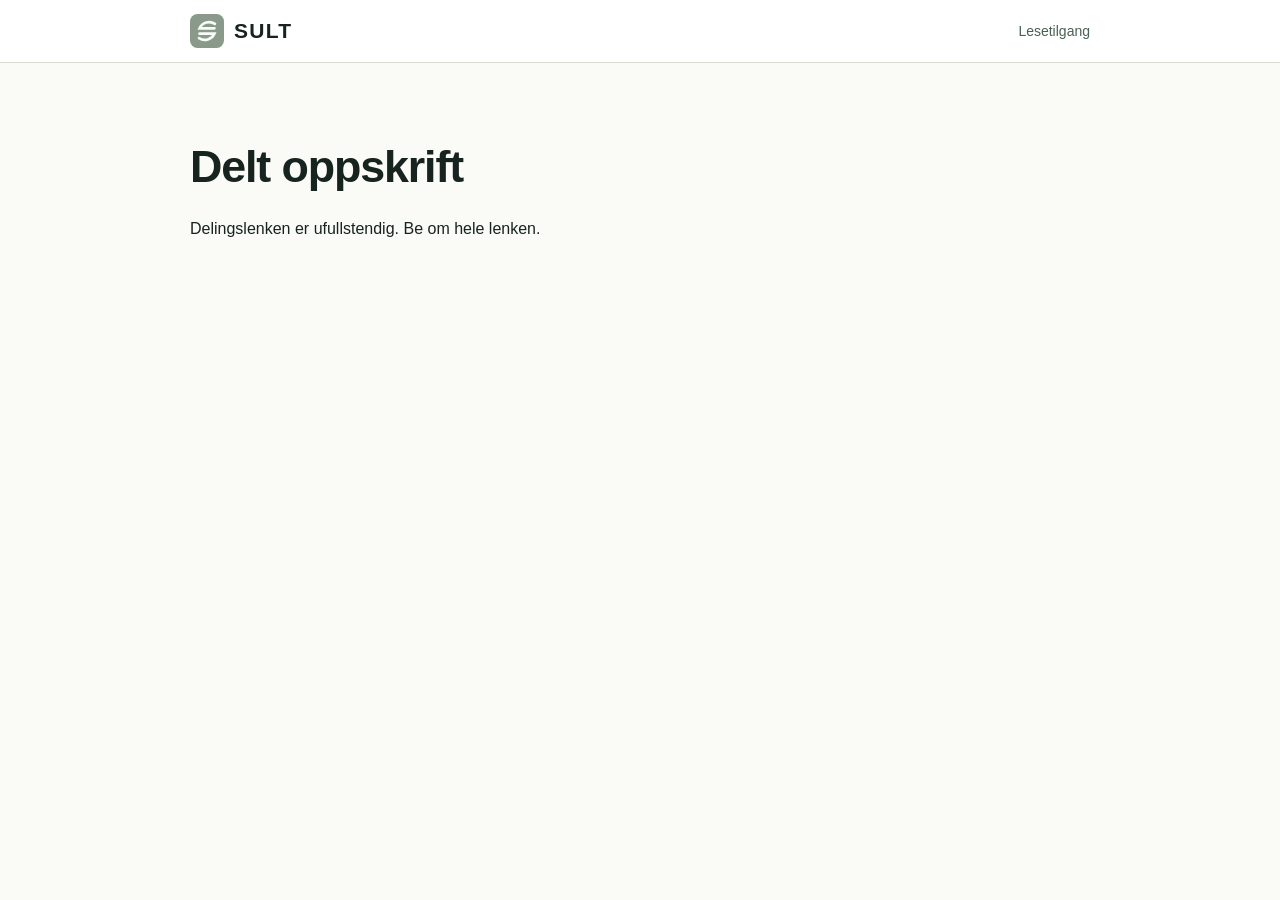
<file: delt.html>
<!doctype html>
<html lang="no"><head>
  <meta charset="utf-8"><meta name="viewport" content="width=device-width,initial-scale=1">
  <meta name="robots" content="noindex,nofollow"><meta name="referrer" content="no-referrer">
  <title>Delte oppskrifter · SULT</title>
  <link rel="icon" href="/assets/sult-symbol-sage.svg"><link rel="stylesheet" href="/styles.css?v=58">
  <link rel="stylesheet" href="/delt.css?v=1"><script defer src="/recipe-video.js?v=2"></script><script defer src="/delt.js?v=2"></script>
</head><body class="shared-page">
  <header class="shared-header"><div><img src="/assets/sult-symbol-sage.svg" width="34" height="34" alt="">SULT</div><span>Lesetilgang</span></header>
  <main class="shared-main">
    <button id="back" class="ghost" type="button" hidden>← Oppskriftslisten</button>
    <h1 id="title" tabindex="-1">Delte oppskrifter</h1>
    <div id="browse" hidden>
      <div class="shared-filters">
        <label>Søk<input id="search" type="search" placeholder="Navn, kategori eller tag"></label>
        <label>Kategori<select id="category"><option value="">Alle kategorier</option></select></label>
        <label>Sorter etter<select id="sort"><option value="name">Navn A–Å</option><option value="category">Kategori</option></select></label>
      </div>
      <p id="count" class="hint" role="status"></p><div id="results"></div>
    </div>
    <p id="status" role="status">Henter oppskrifter …</p>
    <article id="detail" hidden></article>
  </main>
</body></html>
</file>
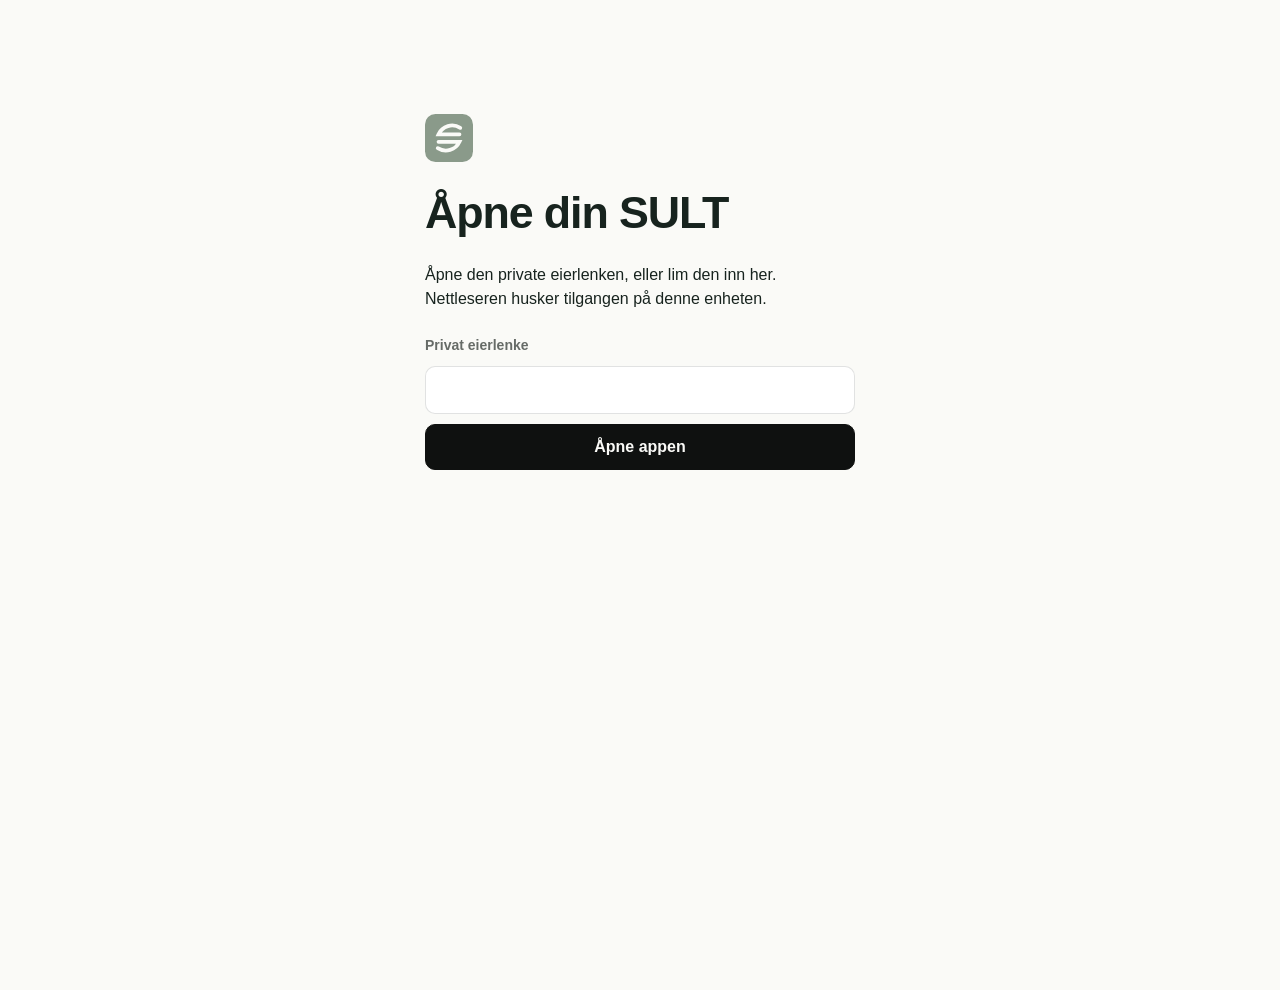
<file: eier.html>
<!doctype html>
<html lang="no"><head>
  <meta charset="utf-8"><meta name="viewport" content="width=device-width,initial-scale=1">
  <meta name="robots" content="noindex,nofollow"><meta name="referrer" content="no-referrer">
  <title>Eiertilgang · SULT</title>
  <link rel="icon" href="/assets/sult-symbol-sage.svg"><link rel="stylesheet" href="/styles.css?v=58">
  <link rel="stylesheet" href="/delt.css?v=1"><script defer src="/eier.js?v=1"></script>
</head><body class="shared-page">
  <main class="owner-entry"><img src="/assets/sult-symbol-sage.svg" width="48" height="48" alt="SULT">
    <h1>Åpne din SULT</h1>
    <p>Åpne den private eierlenken, eller lim den inn her. Nettleseren husker tilgangen på denne enheten.</p>
    <form id="ownerForm"><label for="ownerLink">Privat eierlenke</label>
      <input id="ownerLink" type="password" autocomplete="off" required spellcheck="false">
      <button class="primary">Åpne appen</button>
    </form><p role="status" id="ownerStatus"></p>
  </main>
</body></html>
</file>
<file: styles.css>
:root {
  color-scheme: light;
  --canvas:#FAFAF7; --surface:#FFFFFF; --ink:#0F1110; --sage:#8A9A8A; --mist:#D9DCCF;
  --tomato:#E9483C; --muted:#666B67; --subtle:#858A86; --border:rgba(15,17,16,.12);
  --success:#526D59; --warning:#8A6429; --danger:var(--tomato);
  --bg:var(--canvas); --text:var(--ink); --text-soft:var(--muted); --primary:var(--ink);
  --primary-strong:#292C2A; --primary-soft:#EEF0E9; --surface-soft:#F2F2ED; --surface-tint:#EEF0E9;
  --radius-control:10px; --radius-card:16px; --radius-sheet:22px; --radius-pill:999px;
  --radius-sm:var(--radius-control); --radius-md:var(--radius-card); --radius-lg:var(--radius-card); --radius-image:var(--radius-card);
  --shadow-sm:0 1px 2px rgba(15,17,16,.04); --shadow-md:0 16px 50px rgba(15,17,16,.10);
  --space-1:4px; --space-2:8px; --space-3:12px; --space-4:16px; --space-5:20px; --space-6:24px;
  --space-8:32px; --space-10:40px; --space-12:48px; --control-compact:36px; --control-height:46px; --nav-height:64px; --safe-top:env(safe-area-inset-top,0px); --safe-bottom:env(safe-area-inset-bottom,0px);
  --ease:180ms cubic-bezier(.2,.8,.2,1);
  font-family:-apple-system,BlinkMacSystemFont,"SF Pro Text","Helvetica Neue","Segoe UI",sans-serif;
}
*{box-sizing:border-box} html{background:var(--canvas);scroll-behavior:smooth} body{margin:0;min-width:320px;min-height:100svh;background:var(--canvas);color:var(--ink);font-size:16px;line-height:1.5;-webkit-font-smoothing:antialiased;overflow-x:clip}
.visually-hidden{position:absolute!important;width:1px!important;height:1px!important;padding:0!important;margin:-1px!important;overflow:hidden!important;clip:rect(0,0,0,0)!important;white-space:nowrap!important;border:0!important}
button,input,textarea,select{font:inherit} button,a,input,textarea,select{-webkit-tap-highlight-color:transparent} button{touch-action:manipulation} img{max-width:100%}
h1,h2,h3,p{margin-top:0} h1{margin:0;font-size:20px;line-height:1;letter-spacing:.26em;font-weight:680} h2{margin-bottom:6px;font-size:clamp(26px,5vw,34px);line-height:1.08;letter-spacing:-.035em;font-weight:640} h3{margin-bottom:0;font-size:17px;line-height:1.25;letter-spacing:-.015em;font-weight:630}
a{color:var(--ink);text-underline-offset:3px;text-decoration-thickness:1px}
.app-header{width:min(100% - 40px,1120px);min-height:76px;margin:0 auto;padding:calc(14px + var(--safe-top)) 0 12px;display:flex;align-items:center;justify-content:space-between;gap:16px;border-bottom:1px solid rgba(15,17,16,.08)}
.brand{display:flex;align-items:center;gap:11px;min-width:0}.brand-mark{width:34px;height:34px;display:block;border-radius:9px}.brand p{margin:4px 0 0;color:var(--muted);font-size:11px;letter-spacing:.01em}.header-actions{display:flex;align-items:center}
.live-status{display:inline-flex;align-items:center;gap:6px;padding:6px 0;color:var(--success);font-size:12px;font-weight:600}.live-status.syncing{color:var(--warning)}.live-status.error{color:var(--danger)}
main{width:min(100% - 40px,1120px);margin:0 auto;padding:24px 0 calc(var(--nav-height) + var(--safe-bottom) + 40px)}
.view{display:none;animation:view-in var(--ease) both}.view.active{display:grid;gap:24px}@keyframes view-in{from{opacity:0;transform:translateY(3px)}}
.screen-intro{padding:12px 0 0}.section-title{display:flex;align-items:flex-start;justify-content:space-between;gap:24px}.section-title>div{min-width:0}.hint{margin:0;color:var(--muted);font-size:14px}.small-hint{font-size:13px}.eyebrow{margin:0 0 7px;color:var(--sage);font-size:11px;font-weight:750;letter-spacing:.14em;text-transform:uppercase}
.card{padding:0;border:0;border-radius:0;background:transparent;box-shadow:none}.card+.card{padding-top:24px;border-top:1px solid rgba(15,17,16,.08)}.accent-card,.inspiration-card,.hero-card{padding:20px;border:0;border-radius:var(--radius-card);background:var(--primary-soft)}
.period-grid{margin-top:24px;display:grid;grid-template-columns:repeat(2,minmax(0,1fr)) auto;align-items:end;gap:14px}.period-grid>*{min-width:0}.period-grid label{gap:7px;min-width:0}.period-grid input[type="date"]{display:block;width:100%;max-width:100%;min-width:0;height:54px;min-height:54px;box-sizing:border-box;font-variant-numeric:tabular-nums}.period-grid>button{min-height:44px;padding-inline:14px}
label{display:grid;gap:7px;color:var(--muted);font-size:13px;font-weight:600} input,textarea,select{width:100%;min-height:46px;padding:11px 13px;border:1px solid var(--border);border-radius:var(--radius-sm);outline:none;background:var(--surface);color:var(--ink);transition:border-color var(--ease),box-shadow var(--ease),background var(--ease)} textarea{resize:vertical;line-height:1.5} input::placeholder,textarea::placeholder{color:#929793} input:focus,textarea:focus,select:focus{border-color:var(--sage);box-shadow:0 0 0 3px rgba(138,154,138,.18)} input:disabled{background:var(--surface-soft)}.date-weekday{min-height:17px;color:var(--muted);font-size:12px;font-weight:500}
button,.button-link{min-height:44px;padding:10px 16px;border:1px solid var(--ink);border-radius:var(--radius-sm);background:var(--ink);color:var(--canvas);font-weight:650;cursor:pointer;text-decoration:none;transition:transform var(--ease),background var(--ease),color var(--ease),opacity var(--ease)}button:hover,.button-link:hover{background:#292C2A}button:active{transform:scale(.98)}button:focus-visible,a:focus-visible,input:focus-visible,textarea:focus-visible,select:focus-visible{outline:3px solid rgba(138,154,138,.45);outline-offset:2px}button:disabled{cursor:wait;opacity:.5}.primary{background:var(--ink);color:var(--canvas)}
.ghost,.mini-action,.button-link.ghost{border-color:var(--border);background:transparent;color:var(--ink)}.ghost:hover,.mini-action:hover,.button-link.ghost:hover{background:var(--surface-soft)}.danger-subtle{color:var(--danger)}.text-button,.link-button{min-height:36px;padding:6px 8px;border:0;background:transparent;color:var(--ink);font-size:13px}.text-button:hover,.link-button:hover{background:var(--surface-soft)}
.pill,.tag,.merged-badge,.pantry-status{display:inline-flex;align-items:center;border-radius:999px;background:var(--surface-soft);color:var(--muted);font-size:12px;font-weight:600}.pill{padding:6px 10px}.tag,.merged-badge,.pantry-status{padding:4px 8px}.filter-chips{display:flex;gap:7px;overflow-x:auto;padding:0 0 14px;scrollbar-width:none}.filter-chip{min-height:36px;padding:7px 12px;border:1px solid var(--border);border-radius:999px;background:transparent;color:var(--muted);font-size:13px;white-space:nowrap}.filter-chip.active{border-color:transparent;background:var(--mist);color:var(--ink)}
.smart-card label{margin-top:16px}.smart-card .primary{margin-top:12px}.day-rows{display:grid;gap:14px;margin-top:18px}.day-row{min-width:0;padding:18px;border:1px solid rgba(15,17,16,.06);border-radius:var(--radius-lg);background:#F4F5F0}.day-row.is-today{border-color:rgba(138,154,138,.42);background:#F0F2EC}.day-head-v16{display:flex;align-items:center;justify-content:space-between;gap:12px;margin-bottom:12px}.day-heading{display:flex;align-items:baseline;gap:9px;min-width:0}.day-head-v16 h3{text-transform:none;font-size:17px;letter-spacing:-.01em}.today-label{color:var(--sage);font-size:11px;font-weight:700;letter-spacing:.08em;text-transform:uppercase}.day-head-v16 button{min-height:38px;padding:7px 11px;font-size:13px}.day-manual-row{display:grid;grid-template-columns:minmax(0,1fr) auto;gap:8px}.day-manual-row button{min-width:76px}.plan-actions,.plan-serving-actions{display:flex;gap:7px;align-items:center;flex-wrap:wrap}.day-actions-row button,.mini-action,.remove-btn{min-height:34px;padding:5px 9px;font-size:12px}.day-items{display:grid;gap:4px}.day-empty-state{padding:7px 2px 0;text-align:left;font-size:13px}.day-clear{justify-self:end;margin-top:3px}.plan-item{display:flex;align-items:center;justify-content:space-between;gap:16px;padding:12px 0}.plan-item-title{font-size:15px;font-weight:620}.plan-item-meta{margin-top:3px;color:var(--muted);font-size:12px}.remove-btn{width:34px;padding:0;border:0;border-radius:50%;background:transparent;color:var(--muted);font-size:20px}.remove-btn:hover{background:rgba(233,72,60,.08);color:var(--danger)}.missing-plan-item{color:var(--muted)}
.empty-state{padding:32px 16px;color:var(--muted);text-align:center;font-size:14px}.empty-state strong{display:block;margin-bottom:6px;color:var(--ink);font-size:18px}.empty-state p{margin:0 0 16px}.week-overview{display:grid;margin-top:14px}.week-overview-row{display:grid;grid-template-columns:minmax(110px,.34fr) 1fr;gap:16px;align-items:center;padding:14px 0;border-bottom:1px solid var(--border)}.week-overview-row:last-child{border-bottom:0}.week-overview-day{color:var(--muted);font-size:12px;text-transform:uppercase;letter-spacing:.08em}.week-overview-items{display:flex;flex-wrap:wrap;gap:7px}.week-chip{min-height:34px;padding:6px 10px;border-color:transparent;border-radius:999px;background:var(--primary-soft);color:var(--ink);font-size:13px}.week-chip.manual{background:var(--surface-soft)}.week-chip.missing{color:var(--danger)}
.shopping-view{max-width:760px;margin-inline:auto}.shopping-shell{background:transparent}.shopping-composer{position:sticky;top:0;z-index:3;display:grid;grid-template-columns:auto minmax(0,1fr) auto auto;align-items:center;gap:8px;padding:8px 0 14px;border-bottom:1px solid var(--border);background:rgba(250,250,247,.94);backdrop-filter:blur(18px)}.composer-plus{display:grid;place-items:center;width:30px;height:30px;border-radius:50%;background:var(--mist);color:var(--ink);font-size:22px}.shopping-composer input{border:0;background:transparent;box-shadow:none;font-size:16px}.shopping-composer select{width:150px;min-height:38px;background:var(--surface-soft);font-size:12px}.composer-submit{min-height:38px;font-size:12px}.shopping-toolbar{display:flex;align-items:center;justify-content:space-between;min-height:48px;border-bottom:1px solid var(--border)}.save-status{color:var(--muted);font-size:12px}.save-status.pending{color:var(--warning)}.save-status.error{color:var(--danger)}.shopping-list{padding-top:8px}.shopping-summary{color:var(--muted);font-size:13px}.shopping-category,.category{padding:10px 0;border-bottom:1px solid var(--border)}.category-toggle,.category-head{width:100%;display:flex;align-items:center;justify-content:space-between;gap:12px}.category-toggle{padding:8px 0;border:0;background:transparent;color:var(--ink);text-align:left}.category-count{color:var(--muted);font-size:12px}.category-items{padding-bottom:4px}.shopping-row{position:relative;display:grid;grid-template-columns:34px minmax(0,1fr) auto;align-items:center;gap:8px;min-height:50px;padding:4px 0}.shopping-row+.shopping-row{border-top:1px solid rgba(15,17,16,.06)}.shopping-check{appearance:none;width:25px;height:25px;min-width:25px;min-height:25px;aspect-ratio:1;padding:0;margin:0;justify-self:center;border:1.5px solid #8D938E;border-radius:50%;background:var(--surface);cursor:pointer}.shopping-check:checked{border-color:var(--sage);background:var(--sage)}.shopping-check:checked::after{content:"✓";display:grid;place-items:center;height:100%;color:white;font-size:14px;font-weight:800}.shopping-item-main{min-width:0}.shopping-item-text{width:100%;min-height:38px;padding:7px 4px;border:0;background:transparent;color:var(--ink);text-align:left;font-weight:520}.shopping-row.done{opacity:.55}.shopping-row.done .shopping-item-text{text-decoration:line-through}.shopping-source{display:block;margin:-3px 4px 5px;color:var(--muted);font-size:11px;overflow:hidden;text-overflow:ellipsis;white-space:nowrap}.shopping-more{width:36px;min-height:36px;padding:0;border:0;border-radius:50%;background:transparent;color:var(--muted);font-size:19px}.shopping-actions{position:absolute;right:0;top:43px;z-index:5;display:none;padding:5px;border:1px solid var(--border);border-radius:var(--radius-sm);background:white;box-shadow:var(--shadow-md)}.shopping-row.actions-open .shopping-actions{display:block}.shopping-delete{min-height:36px;background:transparent;color:var(--danger)}.completed-section{margin-top:10px;border-top:1px solid var(--border)}.completed-head{display:flex;align-items:center;justify-content:space-between;padding-top:10px}.completed-toggle{flex:1;border:0;background:transparent;color:var(--muted);text-align:left}.completed-items[hidden],.category-items[hidden]{display:none}
.view,.card,.recipe-toolbar,.recipe-results{min-width:0;max-width:100%}.recipe-toolbar{display:grid;grid-template-columns:minmax(0,1fr) 190px 190px;gap:10px;margin:20px 0 12px}.recipe-toolbar>*{min-width:0;max-width:100%}.recipe-results{display:grid;grid-template-columns:repeat(3,minmax(0,1fr));gap:28px 16px}.recipe-card{position:relative;min-width:0;max-width:100%;display:block;background:transparent;cursor:pointer;overflow:hidden}.recipe-card:hover .recipe-thumb{opacity:.92}.recipe-thumb{position:relative;width:100%;aspect-ratio:4/3;overflow:hidden;border-radius:var(--radius-image);background:var(--mist);display:grid;place-items:center}.recipe-thumb img{width:100%;height:100%;object-fit:cover}.recipe-thumb img.recipe-placeholder-symbol{width:58px;height:58px;object-fit:contain;opacity:.22}.recipe-help-placeholder img{width:32px;height:32px;opacity:.22}.recipe-card-copy{min-width:0;padding:12px 1px 0}.recipe-topline{display:flex;align-items:flex-start;justify-content:space-between;gap:8px}.recipe-card strong{display:block;font-size:17px;line-height:1.25;letter-spacing:-.015em;overflow-wrap:anywhere}.recipe-meta{margin-top:5px;color:var(--muted);font-size:12px;overflow:hidden;text-overflow:ellipsis;white-space:nowrap}.recipe-tags{display:flex;flex-wrap:wrap;gap:4px;margin-top:8px}.recipe-card .recipe-tags,.recipe-card .pantry-status,.recipe-card>.compact-action{display:none}.favorite-btn{width:44px;min-width:44px;height:44px;padding:0;border:0;border-radius:50%;background:transparent;color:var(--ink)}.favorite-icon{width:21px;height:21px;fill:none;stroke:currentColor;stroke-width:1.7;stroke-linecap:round;stroke-linejoin:round}.favorite-btn.active .favorite-icon{fill:var(--tomato);stroke:var(--tomato)}.recipe-card .favorite-btn{margin:-10px -10px 0 0}.favorite-btn:hover{background:var(--surface-soft)}.missing-ingredients{opacity:.82}.missing-ingredients-badge,.recipe-health-panel{color:var(--danger)}.recipe-health-panel,.recovery-inline-card{margin-bottom:18px;padding:16px;border-left:3px solid var(--tomato);background:#FFF4F1;font-size:14px}
.freezer-list,.freezer-recipe-suggestions{display:grid;gap:0;margin-top:14px}.freezer-category{padding:20px 0 4px}.freezer-category+.freezer-category{border-top:1px solid var(--border)}.freezer-category>h3{margin-bottom:6px;font-size:19px}.freezer-item{display:grid;grid-template-columns:minmax(0,1fr) auto;align-items:center;gap:16px;min-width:0;padding:13px 0;border-bottom:1px solid rgba(15,17,16,.07)}.freezer-item:last-child{border-bottom:0}.freezer-item-copy{min-width:0}.freezer-name{font-size:15px;font-weight:620;line-height:1.3;overflow-wrap:anywhere}.freezer-meta{margin-top:3px;color:var(--muted);font-size:12px}.freezer-item-actions{display:flex;align-items:center;gap:8px}.freezer-stepper{height:42px;display:grid;grid-template-columns:42px minmax(34px,auto) 42px;align-items:center;border:1px solid var(--border);border-radius:var(--radius-sm);background:var(--surface);overflow:hidden}.freezer-stepper button{width:42px;min-height:40px;padding:0;border:0;border-radius:0;background:transparent;color:var(--ink);font-size:20px}.freezer-stepper button:hover{background:var(--surface-soft)}.freezer-qty{min-width:34px;text-align:center;font-size:14px;font-weight:650;font-variant-numeric:tabular-nums}.freezer-remove{width:44px;height:44px;padding:0;display:grid;place-items:center;border:0;border-radius:50%;background:transparent;color:var(--muted)}.freezer-remove:hover{background:rgba(233,72,60,.08);color:var(--danger)}.freezer-remove svg{width:20px;height:20px;fill:none;stroke:currentColor;stroke-width:1.7;stroke-linecap:round;stroke-linejoin:round}.freezer-row,.freezer-suggestion-card,.use-first-card,.pantry-row,.recipe-help-row{padding:16px 0;border-bottom:1px solid var(--border);background:transparent}.freezer-row,.pantry-row,.recipe-help-row{display:flex;align-items:center;justify-content:space-between;gap:16px}.freezer-suggestion-actions,.inline-actions,.dialog-actions,.ocr-actions,.recipe-help-actions{display:flex;flex-wrap:wrap;gap:8px}.freezer-match-reason,.pantry-row p,.recipe-help-row p{margin:4px 0 0;color:var(--muted);font-size:13px}.use-first-list{display:flex;flex-wrap:wrap;gap:7px}.use-first-chip{padding:6px 10px;border-radius:999px;background:var(--surface-soft);font-size:12px}
.recipe-help-footer{display:flex;align-items:center;justify-content:space-between;gap:16px;padding-top:16px}
dialog{width:min(92vw,760px);max-height:min(90vh,900px);padding:0;border:1px solid var(--border);border-radius:var(--radius-lg);background:var(--surface);color:var(--ink);box-shadow:var(--shadow-md)}dialog::backdrop{background:rgba(15,17,16,.42);backdrop-filter:blur(4px)}.dialog-form{padding:clamp(20px,4vw,32px);display:grid;gap:16px;overflow:auto}.dialog-form .section-title{position:sticky;top:-32px;z-index:2;margin:-8px -4px 0;padding:12px 4px;background:rgba(255,255,255,.96);backdrop-filter:blur(12px)}.small-dialog{max-width:480px}.parsed-grid{display:grid;grid-template-columns:1fr 1fr;gap:16px}.import-progress{padding:12px;background:var(--surface-soft)}.import-progress-head{display:flex;justify-content:space-between;margin-bottom:8px;font-size:13px}.import-progress-track{height:6px;overflow:hidden;border-radius:999px;background:var(--mist)}.import-progress-track span{display:block;width:0;height:100%;background:var(--sage)}.field-warning,.serving-warning{display:block;padding:10px 12px;border-radius:var(--radius-sm);color:#7A4F18;background:#FFF4DE;font-size:12px}.recipe-hero-image{margin:-4px 0 24px}.recipe-hero-image img{width:100%;max-height:480px;aspect-ratio:16/10;object-fit:cover;border-radius:var(--radius-image)}#recipeDialogTitle{max-width:620px}.recipe-detail-section{margin-top:32px}.recipe-detail-section h3{padding-bottom:10px;border-bottom:1px solid var(--border);font-size:22px}.recipe-detail-section ul,.recipe-detail-section ol{padding-left:22px}.recipe-detail-section li{padding:5px 0}.source-link-inline{display:inline-flex;align-items:center;min-height:44px;padding:10px 4px;font-weight:650}.source-link-inline::before{content:"↗";margin-right:6px}.nutrition-panel{margin:28px 0;padding:20px 0;border-block:1px solid var(--border)}.nutrition-grid{display:grid;grid-template-columns:repeat(5,1fr);gap:8px;margin:14px 0}.nutrition-grid div{display:grid}.nutrition-grid span{color:var(--muted);font-size:11px}
.serving-picker{display:grid;gap:12px;margin:28px 0;padding:18px 0;border-block:1px solid var(--border)}.serving-stepper,.serving-quick-actions{display:flex;align-items:center;flex-wrap:wrap;gap:8px}.serving-stepper input{width:min(120px,40vw);text-align:center}.serving-quick-actions .ghost{min-width:42px;padding-inline:10px}.serving-scale-note{color:var(--muted);font-size:13px}
#appBottomNav{position:fixed;left:50%;bottom:0;z-index:50;width:min(100%,720px);height:calc(var(--nav-height) + var(--safe-bottom));padding:7px 8px calc(7px + var(--safe-bottom));display:grid;grid-template-columns:repeat(6,minmax(0,1fr));gap:2px;transform:translateX(-50%);border:1px solid var(--border);border-bottom:0;border-radius:14px 14px 0 0;background:rgba(255,255,255,.94);backdrop-filter:blur(20px)}#appBottomNav .nav-btn{min-width:0;min-height:52px;padding:5px 2px;display:flex;flex-direction:column;align-items:center;justify-content:center;gap:3px;border:0;border-radius:var(--radius-sm);background:transparent;color:var(--subtle);font-size:10px;font-weight:600}#appBottomNav .nav-btn:hover{background:var(--surface-soft);color:var(--ink)}#appBottomNav .nav-btn.active{background:transparent;color:var(--ink)}#appBottomNav .nav-btn.active::after{content:"";position:absolute;bottom:4px;width:18px;height:2px;border-radius:2px;background:var(--sage)}#appBottomNav .nav-btn{position:relative}.nav-icon{width:22px;height:22px;fill:none;stroke:currentColor;stroke-width:1.7;stroke-linecap:round;stroke-linejoin:round}
.recovery-stats{display:flex;flex-wrap:wrap;gap:8px;margin-top:18px}.recovery-stat{padding:7px 11px;border:1px solid var(--border);border-radius:999px;font-size:13px}.recovery-dashboard{display:grid;grid-template-columns:repeat(3,minmax(0,1fr));gap:12px}.recovery-card{padding:20px;border:1px solid var(--border);border-radius:var(--radius-md);background:var(--surface)}.recovery-card-icon{font-size:20px}.recovery-queue-item,.history-row,.recovery-diff-row{padding:14px 0;border-bottom:1px solid var(--border)}.queue-actions,.history-actions,.recovery-actions{display:flex;gap:8px;flex-wrap:wrap}.recovery-compare{display:grid;grid-template-columns:1fr 1fr;gap:16px}.recovery-pane{padding:16px;background:var(--surface-soft)}.recovery-image{max-height:280px;object-fit:cover}.recovery-url{overflow-wrap:anywhere}.recovery-progress-track{height:6px;background:var(--mist)}.recovery-progress-track span{display:block;height:100%;background:var(--sage)}.safety-note{padding:12px;border-left:3px solid var(--sage);background:var(--primary-soft);color:var(--muted);font-size:13px}.structured-ingredient-preview{display:grid;gap:8px}.structured-ingredient-row{display:grid;grid-template-columns:90px 90px minmax(150px,1fr) 150px;gap:8px}.structured-ingredient-row.uncertain{padding:8px;background:#FFF8E8}.ingredient-warning{grid-column:1/-1;color:var(--warning);font-size:12px}.pantry-composer{display:grid;grid-template-columns:2fr 1fr 1fr 1fr auto auto;gap:8px;align-items:end}.pantry-search{margin-top:12px}.pantry-status.ready{background:var(--primary-soft);color:var(--success)}.pantry-status.close{background:#FFF4DE;color:var(--warning)}.pantry-status.missing{background:#FFF0EC;color:#963D35}.pantry-detail{margin:12px 0}.quantity-stepper{display:flex;align-items:center;gap:8px}.quantity-stepper input{max-width:110px;text-align:center}progress{width:100%;accent-color:var(--sage)}.recipe-help-placeholder{width:52px;height:52px;display:grid;place-items:center;border-radius:var(--radius-sm);background:var(--mist)}
@media(max-width:800px){.recipe-results{grid-template-columns:repeat(2,minmax(0,1fr))}.recipe-toolbar{grid-template-columns:1fr 1fr}.recipe-toolbar #recipeSearch{grid-column:1/-1}.pantry-composer{grid-template-columns:2fr 1fr 1fr}.pantry-composer>*:nth-child(n+4){grid-column:span 1}.recovery-dashboard{grid-template-columns:1fr 1fr}}
@media(max-width:560px){.app-header,main{width:min(100% - 24px,1120px)}.app-header{min-height:82px;padding-top:calc(14px + env(safe-area-inset-top,0px))}.brand p{display:none}.live-status{font-size:0}.live-status::first-letter{font-size:12px}main{padding-top:18px}.view.active{gap:24px}.section-title{gap:12px}.section-title>button{flex:0 0 auto}.period-grid{grid-template-columns:1fr 1fr}.period-grid>button{grid-column:1/-1}.accent-card,.inspiration-card,.hero-card{padding:18px}.recipe-results{gap:24px 10px}.recipe-thumb{aspect-ratio:1/1}.recipe-card strong{font-size:15px}.recipe-meta{font-size:11px}.recipe-toolbar{grid-template-columns:1fr}.recipe-toolbar #recipeSearch{grid-column:auto}.shopping-composer{grid-template-columns:auto 1fr auto}.shopping-composer select{grid-column:2/-1;width:100%}.composer-submit{grid-column:3;grid-row:1}.week-overview-row{grid-template-columns:82px 1fr}.parsed-grid,.recovery-compare{grid-template-columns:1fr}.nutrition-grid{grid-template-columns:repeat(3,1fr)}.structured-ingredient-row{grid-template-columns:1fr 1fr}.structured-ingredient-row input:nth-child(3),.structured-ingredient-row select{grid-column:1/-1}.pantry-composer{grid-template-columns:1fr 1fr}.pantry-composer>*{grid-column:span 1}.pantry-composer #pantryName,.pantry-composer .inline-check,.pantry-composer button{grid-column:1/-1}.freezer-row,.pantry-row,.recipe-help-row{align-items:flex-start;flex-direction:column}.recipe-help-actions{width:100%}.recipe-help-actions>*{flex:1}.recovery-dashboard{grid-template-columns:1fr}dialog{width:100%;max-width:none;max-height:92dvh;margin:auto 0 0;border-radius:14px 14px 0 0}.dialog-form{padding:20px 16px calc(24px + var(--safe-bottom))}.dialog-form .section-title{top:-20px}#appBottomNav{overflow-x:auto}.nav-btn span:last-child{font-size:9px}}
@media(max-width:390px){.recipe-results{grid-template-columns:1fr 1fr}.recipe-card strong{font-size:14px}.shopping-composer{grid-template-columns:auto 1fr auto}.day-actions-row{display:grid;grid-template-columns:1fr 1fr}}
@media (max-width:560px){.period-grid{gap:12px}.period-grid input[type="date"]{padding-inline:11px;font-size:15px}.period-grid>button{justify-self:end;min-width:124px}.day-row{padding:16px 14px}.day-head-v16{align-items:flex-start}.day-head-v16 button{max-width:132px}.day-heading{display:grid;gap:2px}.freezer-category{padding-top:18px}.freezer-item{grid-template-columns:1fr;gap:10px;padding:14px 0}.freezer-item-actions{justify-content:space-between}.freezer-stepper{grid-template-columns:44px minmax(38px,auto) 44px}.freezer-stepper button{width:44px}.freezer-remove{margin-left:auto}}
@media(prefers-reduced-motion:reduce){*,*::before,*::after{scroll-behavior:auto!important;animation-duration:.01ms!important;animation-iteration-count:1!important;transition-duration:.01ms!important}}

/* Explicit interaction contracts retained for regression tests and older WebKit. */
.shopping-check {
  width: 25px;
  height: 25px;
  aspect-ratio: 1 / 1;
  box-sizing: border-box;
  flex-shrink: 0;
  justify-self: center;
  padding: 0;
  border-radius: 50%;
}
.category-inline-add{min-height:38px;padding:3px 0}.category-add-trigger{min-height:36px;padding:5px 4px;border:0;background:transparent;color:var(--muted);font-size:13px}.category-add-form{display:grid;grid-template-columns:minmax(0,1fr) auto auto;align-items:center;gap:6px;padding:4px 0}.category-add-form input{min-width:0;height:40px;padding:8px 10px;font-size:16px}.category-add-form .text-button{min-height:40px;padding-inline:8px}.shopping-smart-card{margin-top:30px;background:var(--surface-soft);box-shadow:none}.shopping-smart-card .eyebrow{color:var(--muted)}
@media (max-width: 430px) {
  .period-grid{grid-template-columns:1fr}
  .period-grid>button{grid-column:auto;width:100%}
  .category-add-form{grid-template-columns:minmax(0,1fr) auto}
  .category-add-cancel{grid-column:1/-1;justify-self:start}
}
@media (max-width: 520px) {
  .serving-stepper{display:grid;grid-template-columns:auto minmax(0,1fr) auto}
  .serving-stepper input{width:100%}
  .serving-quick-actions{display:grid;grid-template-columns:repeat(4,minmax(0,1fr))}
}

/* v41 final mobile polish: shared safe areas, compact inventory and stable media. */
.recipe-thumb.is-fallback{background:var(--mist)}
.freezer-item{gap:14px;padding:10px 0}
.freezer-stepper{height:44px;grid-template-columns:44px minmax(34px,auto) 44px}
.freezer-stepper button{width:44px;min-height:42px}
.pantry-composer{grid-template-columns:minmax(0,2fr) minmax(90px,1fr) minmax(110px,1fr) minmax(140px,1fr) auto auto;gap:10px}
.pantry-composer>*{min-width:0}
.pantry-search{margin-top:14px}
.inline-check{min-height:46px;display:flex;align-items:center;gap:10px;padding:0 8px;color:var(--ink);white-space:nowrap;cursor:pointer}
.inline-check input{appearance:none;width:22px;height:22px;min-width:22px;min-height:22px;padding:0;margin:0;border:1.5px solid var(--sage);border-radius:5px;background:var(--surface);display:grid;place-items:center}
.inline-check input:checked{background:var(--sage)}
.inline-check input:checked::after{content:"✓";color:white;font-size:14px;font-weight:800}
.pantry-row{padding:12px 0}
.pantry-row>div:first-child{min-width:0}
.pantry-row strong{overflow-wrap:anywhere}
.destructive{border-color:var(--tomato);background:var(--tomato);color:white}
.destructive:hover{background:#D83E34}
.delete-dialog-actions{justify-content:flex-end}
.delete-error{margin:0;padding:10px 12px;border-radius:var(--radius-sm);background:#FFF0EC;color:var(--danger);font-size:14px}
.recipe-management-actions{margin-top:24px;padding-top:16px;border-top:1px solid var(--border)}
.recipe-delete-trigger{border:0;background:transparent;color:var(--danger);padding-inline:4px}
.recipe-delete-trigger:hover{background:#FFF0EC}

@media(max-width:560px){
  .app-header{padding-top:calc(14px + max(var(--safe-top),20px))}
  .period-grid{grid-template-columns:minmax(0,1fr) minmax(0,1fr);gap:10px 12px}
  .period-grid label,.period-grid input[type="date"]{min-width:0;max-width:100%}
  .period-grid input[type="date"]{width:100%;height:54px;box-sizing:border-box}
  .period-grid>button{grid-column:1/-1;justify-self:stretch;width:100%}
  .pantry-composer{grid-template-columns:minmax(0,1fr) minmax(0,1fr)}
  .pantry-composer>*{grid-column:span 1}
  .pantry-composer .pantry-name-field{grid-column:1/-1}
  .pantry-composer .pantry-zone-field{grid-column:1}
  .pantry-composer .inline-check{grid-column:2}
  .pantry-composer button{grid-column:1/-1}
  .pantry-view>.screen-intro .section-title{align-items:flex-start}
  .pantry-row{align-items:flex-start;flex-direction:column;gap:8px}
  .pantry-row .inline-actions{width:100%}
  .freezer-item{grid-template-columns:minmax(0,1fr) auto;gap:10px;padding:10px 0}
  .freezer-item-actions{justify-content:flex-end}
  .shopping-category,.category{padding-block:6px}
  .category-toggle{padding-block:5px}
  .category-inline-add{min-height:34px}
  dialog{padding-bottom:var(--safe-bottom)}
}

@media(max-width:360px){
  .freezer-item{grid-template-columns:1fr}
  .freezer-item-actions{justify-content:space-between}
}

@media(max-width:390px){
  #appBottomNav .nav-btn:nth-child(4),#appBottomNav .nav-btn:nth-child(6){display:flex}
  #appBottomNav{grid-template-columns:repeat(6,minmax(0,1fr))}
  #appBottomNav .nav-btn span:last-child{font-size:8px}
}

.recipe-hero-image img.recipe-placeholder-symbol{width:58px;height:58px;margin:48px auto;aspect-ratio:1;object-fit:contain;opacity:.22}

/* v42 shared product surfaces and compact mobile flows. */
.maintenance-entry{display:flex;align-items:center;justify-content:space-between;gap:16px;padding:14px 16px;border-radius:var(--radius-card);background:var(--surface-soft)}
.maintenance-entry strong{display:block;font-size:15px}.maintenance-entry p{margin:2px 0 0;color:var(--muted);font-size:12px}.maintenance-entry .ghost{min-height:var(--control-compact);padding:6px 11px;font-size:13px;white-space:nowrap}
.inspiration-card .section-title{align-items:center}.inspiration-card h2{font-size:24px}.inspiration-actions{display:flex;align-items:center;gap:8px}.inspiration-actions button{min-height:40px;padding:8px 13px}
.plan-item-open{min-width:0;min-height:44px;padding:5px 0;display:grid;justify-items:start;border:0;background:transparent;color:var(--ink);text-align:left}.plan-item-open:hover{background:transparent}.plan-item-open:active{opacity:.62}.plan-serving-actions{flex-wrap:nowrap}.plan-serving-actions .text-button{color:var(--muted)}
.day-manual-row{margin-top:4px}.day-text-input{min-height:42px}.day-clear{display:none}.day-row:focus-within .day-clear,.day-row:hover .day-clear{display:block}.day-empty-state{padding:5px 0 0;color:var(--subtle);font-size:12px}
.shopping-heading .section-title{align-items:center}.shopping-heading h2{margin-bottom:3px}.shopping-composer{grid-template-columns:minmax(0,1fr) auto;gap:8px;padding:8px;border:1px solid rgba(15,17,16,.08);border-radius:var(--radius-card);background:var(--surface)}.composer-plus{display:none}.shopping-composer input{min-height:42px;padding-inline:8px}.shopping-composer select{grid-column:1;width:100%;min-height:34px;border:0;background:var(--surface-soft)}.composer-submit{grid-column:2;grid-row:1;min-height:42px}.shopping-toolbar{border-bottom:0}.shopping-summary{margin:6px 0 10px}.shopping-summary strong{color:var(--ink);font-size:20px}.shopping-category{padding:4px 0}.category-toggle{min-height:42px}.category-items{padding-left:2px}.completed-section{margin-top:16px;padding-top:6px}.completed-toggle{min-height:44px;padding:8px 0;color:var(--muted);font-weight:650}.clear-completed{white-space:nowrap}
.pantry-composer-card{padding:16px;border-radius:var(--radius-card);background:var(--surface-soft)}.pantry-row,.freezer-item{min-height:58px}.pantry-row .inline-actions button{min-height:36px;padding:6px 10px;font-size:12px}
.triage-dialog{width:min(94vw,720px)}.recipe-help-row{display:grid;grid-template-columns:56px minmax(0,1fr) auto;align-items:center;gap:12px;padding:12px 0}.recipe-help-media{width:56px;height:56px;display:grid;place-items:center;overflow:hidden;border-radius:12px;background:var(--mist)}.recipe-help-media>img{width:100%;height:100%;object-fit:cover}.recipe-help-media>.recipe-placeholder-symbol{width:26px;height:26px;object-fit:contain;opacity:.22}.recipe-help-copy{min-width:0}.recipe-help-copy strong{display:block;overflow-wrap:anywhere}.recipe-help-copy p{margin:2px 0;color:var(--danger);font-size:12px}.recipe-help-copy span{display:block;color:var(--subtle);font-size:11px}.recipe-help-actions{justify-content:flex-end}.recipe-help-actions>*{min-height:36px;padding:6px 9px;font-size:12px}
.recipe-management-actions{text-align:right}.recipe-delete-trigger{min-height:40px}.inline-actions{align-items:center}.source-link-inline{padding-inline:10px;border-radius:var(--radius-control);background:var(--surface-soft);text-decoration:none}
#appBottomNav{border-color:rgba(15,17,16,.08);border-radius:var(--radius-card) var(--radius-card) 0 0;box-shadow:0 -6px 24px rgba(15,17,16,.05)}#appBottomNav .nav-btn.active{color:var(--ink);background:rgba(138,154,138,.12)}#appBottomNav .nav-btn.active::after{display:none}
@media(max-width:560px){
  .app-header,main{width:min(100% - 40px,1120px)}.app-header{min-height:72px;padding-top:calc(10px + max(var(--safe-top),20px))}.brand-mark{width:32px;height:32px}main{padding-top:20px}.screen-intro{padding-top:4px}.view.active{gap:20px}
  .section-title{align-items:center}.section-title h2{font-size:27px}.inspiration-card{padding:16px}.inspiration-card .section-title{display:grid}.inspiration-actions{margin-top:8px}.inspiration-actions .primary{flex:1}.recipe-toolbar{grid-template-columns:1fr 1fr;margin-top:16px}.recipe-toolbar #recipeSearch{grid-column:1/-1}.recipe-toolbar select{font-size:13px}.filter-chips{margin-inline:-20px;padding-inline:20px;scroll-padding-inline:20px}.recipe-results{gap:22px 10px}.recipe-card-copy{padding-top:9px}
  .period-grid{margin-top:16px;column-gap:18px;row-gap:14px}.period-grid input[type="date"]{height:46px;min-height:46px}.period-grid>button{min-height:40px;width:auto;justify-self:end}.day-rows{margin-top:12px;gap:10px}.day-row{padding:14px}.day-head-v16{margin-bottom:8px}.day-head-v16 button{min-height:36px;max-width:none;padding:6px 10px}.day-manual-row{display:grid}.plan-item{padding:8px 0;align-items:center;flex-direction:row}.plan-actions,.plan-serving-actions{width:auto}.plan-serving-actions .text-button{font-size:12px}.week-overview-card{display:none}
  .shopping-heading .section-title{align-items:flex-start}.shopping-heading .section-title>button{max-width:132px;min-height:38px;padding:6px 9px;font-size:12px}.shopping-composer select{font-size:12px}.shopping-toolbar{min-height:42px}.empty-state{padding:28px 12px}
  .pantry-composer{grid-template-columns:1fr 1fr}.pantry-composer-card{padding:14px}.pantry-row{align-items:center;flex-direction:row}.pantry-row .inline-actions{width:auto}.freezer-item{grid-template-columns:minmax(0,1fr) auto}.freezer-item-actions{justify-content:flex-end}
  .recipe-help-row{grid-template-columns:48px minmax(0,1fr)}.recipe-help-media{width:48px;height:48px}.recipe-help-actions{grid-column:2;justify-content:flex-start;gap:4px;flex-wrap:nowrap}.recipe-help-actions>*{flex:0 0 auto;padding-inline:7px;font-size:11px}.triage-dialog .dialog-form{gap:8px}
  dialog{border-radius:var(--radius-sheet) var(--radius-sheet) 0 0}#appBottomNav{padding-inline:5px;gap:0}#appBottomNav .nav-btn{min-height:50px}#appBottomNav .nav-btn span:last-child{font-size:8.5px}.nav-icon{width:21px;height:21px}
}
/* v43: manual review ownership and user recipe images */
.recipe-image-editor{display:grid;gap:12px;padding:14px;border:1px solid var(--border,#d9ddd8);border-radius:16px;background:var(--surface,#fff)}
.recipe-image-editor h3{margin:0}.recipe-image-editor .hint{margin:3px 0 0}
.recipe-image-editor-preview{width:min(100%,280px);aspect-ratio:16/10;border-radius:12px;overflow:hidden;background:#eef1ed;display:grid;place-items:center}
.recipe-image-editor-preview img{width:100%;height:100%;object-fit:cover}.recipe-image-editor-actions{display:flex;flex-wrap:wrap;gap:8px;align-items:center}
.manual-review-status{display:inline-flex;align-items:center;gap:6px;padding:6px 10px;border-radius:999px;background:#edf3ed;color:#365443;font-size:.88rem}
.recipe-help-actions .approve-recipe{white-space:nowrap}
@media(max-width:430px){.recipe-image-editor-preview{width:100%}.recipe-image-editor-actions>*{min-height:44px}.recipe-help-actions{max-width:100%;flex-wrap:wrap}}

/* Row controls must not inherit the dark primary-button hover on iOS. */
.shopping-item-text:hover,.shopping-item-text:active,.shopping-item-text:focus,
.shopping-more:hover,.shopping-more:active,.shopping-more:focus,
.category-toggle:hover,.category-toggle:active,.category-toggle:focus,
.completed-toggle:hover,.completed-toggle:active,.completed-toggle:focus{
  background:transparent;transform:none;
}

.shopping-undo-hint{display:block;margin:0 4px 5px;color:var(--ink);font-size:11px;line-height:1.4}
#recoverySourceStatus{margin-top:8px}
#recipeHelpSection[hidden]{display:none}
.recipe-suggestions:not(:empty){display:grid;grid-template-columns:repeat(3,minmax(0,1fr));gap:24px 16px;margin-top:24px}
.recipe-suggestions .recipe-card{min-width:0}
.recipe-suggestions .recipe-thumb{aspect-ratio:4/3}
.recipe-suggestions .empty-state{grid-column:1/-1}
@media(max-width:700px){.recipe-suggestions:not(:empty){grid-template-columns:repeat(2,minmax(0,1fr))}}
@media(max-width:560px){
  .inspiration-actions{flex-wrap:wrap;gap:10px;width:100%}
  .inspiration-actions button,.inspiration-actions .primary{flex:1 1 135px;white-space:nowrap}
  .recipe-suggestions:not(:empty){grid-template-columns:minmax(0,1fr);gap:18px;margin-top:20px}
  .recipe-suggestions .recipe-card{display:grid;grid-template-columns:88px minmax(0,1fr);gap:12px;align-items:start}
  .recipe-suggestions .recipe-thumb{aspect-ratio:1}
  .recipe-suggestions .recipe-card-copy{padding-top:3px}
  .recipe-suggestions .recipe-topline{align-items:center}
  .recipe-suggestions .recipe-meta{white-space:normal}
  .recipe-suggestions .recipe-card strong{font-size:15px;line-height:1.35}
  .recovery-heading .section-title{display:block}
  .recovery-heading .section-title>button{margin-top:12px}
}

/* Reviewable recipe import */
.import-editor{border:0;padding:0;margin:0;min-width:0;display:grid;gap:22px}
.import-editor:disabled{opacity:.55}
.import-metadata-grid{display:grid;grid-template-columns:1fr 1fr;gap:14px}
.import-source-details{padding:14px;border:1px solid var(--border);border-radius:var(--radius-sm)}
.import-source-details summary{cursor:pointer;font-weight:600;min-height:28px}
.import-source-details[open]>:not(summary){margin-top:14px}
.import-save-bar{position:sticky;bottom:-32px;background:var(--surface);border-top:1px solid var(--border);padding:16px 0;display:flex;align-items:center;justify-content:space-between;gap:16px;z-index:2}
.import-save-bar .hint{margin:0}.import-save-bar button{min-width:110px}
#importDialog .ingredient-preview-section .section-title{position:static;margin:0;padding:0}
#importDialog .structured-ingredient-row{border:1px solid var(--border);border-radius:8px;padding:12px;grid-template-columns:minmax(0,1fr) 70px 70px minmax(155px,1fr);align-items:end}
#importDialog .structured-ingredient-row label{min-width:0}
#importDialog .structured-ingredient-row :is(input,select){font-size:1rem;font-weight:400}
#importDialog .ingredient-note{grid-column:1/4}
#importDialog .structured-ingredient-row button{justify-self:end}
#importDialog input,#importDialog select{min-width:0;width:100%}
#importDialog .recipe-image-editor-preview img{width:100%;max-height:240px;object-fit:cover}
@media(max-width:560px){
  .import-save-bar{bottom:calc(-24px - var(--safe-bottom));padding:14px 0 calc(14px + var(--safe-bottom));align-items:center}
  .import-save-bar .hint{font-size:11px}
  #importDialog .structured-ingredient-row{grid-template-columns:repeat(2,minmax(0,1fr))}
  #importDialog :is(.ingredient-name,.ingredient-category,.ingredient-note){grid-column:1/-1}
  #importDialog .structured-ingredient-row button{grid-column:2}
  .import-metadata-grid{gap:10px}
}

#importDialog [hidden]{display:none!important}
#importDialog .dialog-form{overflow:visible}

/* iPhone: native dates must fit their grid track; import choices need spacing. */
.field-warning[hidden],.serving-warning[hidden]{display:none!important}
#duplicateRecipeWarning:empty{display:none}
.add-recipe-choices{display:grid;grid-template-columns:minmax(0,1fr);gap:10px}
.add-recipe-choices>button{width:100%;min-width:0;min-height:48px;white-space:normal}
#addRecipeDialog .dialog-form{max-width:none}
@media(max-width:560px){
  .period-grid{grid-template-columns:minmax(0,1fr)}
  .period-grid input[type="date"]{appearance:none;-webkit-appearance:none;width:100%;min-width:0;font-size:16px;text-align:left}
  .period-grid input[type="date"]::-webkit-date-and-time-value{text-align:left;min-width:0}
  .period-grid>button{width:100%;justify-self:stretch}
  .dialog-form input,.dialog-form select,.dialog-form textarea{font-size:16px;max-width:100%;min-width:0}
  .dialog-form .section-title{align-items:flex-start;gap:12px}
  .dialog-form .section-title>h2{min-width:0;overflow-wrap:anywhere}
  .dialog-form .section-title>[data-dialog-close]{flex-shrink:0}
  #addRecipeDialog .dialog-form{gap:12px}
  #addRecipeDialog label:not(:first-child){margin-top:4px}
  #addRecipeDialog .hint{margin-bottom:4px}
  #addRecipeDialog .add-recipe-choices{margin-top:8px}
  .day-head-v16{flex-wrap:wrap}
  .plan-item{flex-wrap:wrap}
  .plan-item>div:first-child{min-width:0;overflow-wrap:anywhere}
}

/* A large recipe image must not set the minimum width of the sheet's grid. */
dialog{min-width:0;overflow-x:hidden;overscroll-behavior-x:none}
.dialog-form{min-width:0;grid-template-columns:minmax(0,1fr)}
.dialog-form>*{min-width:0;max-width:100%}
.dialog-form .section-title{flex-wrap:nowrap}
.dialog-form .section-title>h2{flex:1;min-width:0;overflow-wrap:anywhere}
.dialog-form .section-title>[data-dialog-close]{flex:none}
.recipe-detail-section{min-width:0;overflow-wrap:anywhere}
.recipe-video,.serving-picker{min-width:0;grid-template-columns:minmax(0,1fr)}
dialog .inline-actions>:not(.favorite-btn){max-width:100%;white-space:normal;overflow-wrap:anywhere}
.nutrition-grid>div{min-width:0;overflow-wrap:anywhere}

/* Shared mobile form and sheet rules, including landscape iPhones. */
@media (max-width:900px) and (pointer:coarse), (max-width:560px){
  input:not([type="checkbox"]):not([type="radio"]),select,textarea{
    font-size:16px!important;
    min-width:0;
    max-width:100%;
    scroll-margin-block:80px;
  }
  .dialog-form{min-width:0;overflow:visible;gap:16px}
  dialog{overflow-y:auto;overscroll-behavior-y:contain;max-height:calc(var(--sheet-viewport-height,100dvh) - 16px)}
  .dialog-form .section-title{position:static;margin:0;padding:0;background:var(--surface);align-items:flex-start}
  .dialog-form .section-title h2{font-size:24px;line-height:1.2}
  .dialog-actions,.ocr-actions,.recipe-image-editor-actions{gap:10px}
  .dialog-actions>button,.ocr-actions>button,.recipe-image-editor-actions>button{min-height:44px;white-space:normal}
  .dialog-actions>button,.ocr-actions>button{flex:1 1 140px}
  .import-save-bar{position:static;gap:12px;flex-wrap:wrap;padding-bottom:0}
  .import-save-bar>button{flex:1 0 110px;min-height:48px}
  .section-title{flex-wrap:wrap;gap:12px}
  .section-title>div{flex:1 1 180px}
  .pantry-row{flex-wrap:wrap;gap:12px}
  .pantry-row .inline-actions{flex-wrap:wrap}
  .freezer-item{grid-template-columns:minmax(0,1fr);gap:10px}
  .freezer-item-actions{justify-content:space-between}
}
@media(max-width:560px){
  dialog{position:fixed;left:0;right:0;top:auto;bottom:var(--sheet-keyboard-inset,0px);margin:0;width:100%;max-width:100%;padding-bottom:0}
  .dialog-form{padding-bottom:calc(24px + var(--safe-bottom))}
}

.recipe-video{display:grid;gap:12px;margin:0 0 24px;padding:16px;border:1px solid var(--border);border-radius:var(--radius-card);background:var(--surface)}
.recipe-video>button{justify-self:start;min-height:44px}
.recipe-video .hint:empty{display:none}
.recipe-video iframe{display:block;width:100%;border:0;border-radius:12px;background:var(--surface-soft)}
.recipe-video iframe.portrait{height:min(70dvh,680px);min-height:350px}
.recipe-video iframe.landscape{aspect-ratio:16/9}

/* Keep the iOS fixed layer independent of transforms and backdrop compositing. */
#appBottomNav{left:0;right:0;margin-inline:auto;transform:none;backdrop-filter:none;-webkit-backdrop-filter:none;background:var(--surface);overflow:visible}
@media(max-width:800px){.keyboard-open #appBottomNav{visibility:hidden;pointer-events:none}}
.shopping-shelf-title{margin:12px 4px 3px;color:var(--muted);font-size:11px;font-weight:650;letter-spacing:.03em}
.shopping-shelf+.shopping-shelf{margin-top:12px}
.loyalty-card{margin-top:28px;padding:22px;border:1px solid var(--border);border-radius:var(--radius-card);background:var(--surface)}
.loyalty-card[hidden]{display:none}
.loyalty-heading{display:flex;align-items:center;justify-content:space-between;gap:16px;margin-bottom:14px}
.loyalty-heading h3{margin:3px 0 0;font-size:22px}
.loyalty-heading .eyebrow{font-size:10px;color:var(--muted);letter-spacing:.12em}
.loyalty-barcode{padding:10px 8px;background:#fff;color:#000;text-align:center;border-radius:10px}
.loyalty-barcode svg{display:block;width:100%;height:auto;max-height:190px}
.loyalty-number{display:block;font-size:14px;font-variant-numeric:tabular-nums;letter-spacing:.12em}
.loyalty-card>.hint{margin:12px 0 0;text-align:center;font-size:12px}
</file>
<file: delt.css>
.shared-page {margin:0; padding:0; background:#fafaf7; color:#17231e}
.shared-page [hidden] {display:none!important}
.shared-header {border-bottom:1px solid #d9dccf; display:flex; align-items:center; justify-content:space-between; padding:14px max(20px,calc((100% - 900px)/2)); background:white}
.shared-header div {display:flex; align-items:center; gap:10px; font-weight:800; font-size:21px; letter-spacing:.06em}
.shared-header span {font-size:14px; color:#4b6153}
.shared-main,.owner-entry {width:min(100% - 36px,900px); margin:36px auto 70px; overflow-wrap:anywhere}
.shared-main h1,.owner-entry h1 {font-size:clamp(1.8rem,4vw,2.8rem); line-height:1.15; letter-spacing:-.025em; margin:18px 0 24px}
.shared-filters {display:grid; grid-template-columns:2fr 1fr 1fr; gap:12px}
.shared-filters label,.owner-entry label {display:grid; gap:6px; font-size:14px; font-weight:600; min-width:0}
.shared-filters input,.shared-filters select,.owner-entry input {width:100%; min-width:0; font-size:16px}
#count {margin:16px 0 8px}
#results {display:grid; grid-template-columns:repeat(2,minmax(0,1fr)); gap:12px}
.shared-item {display:flex; align-items:center; gap:14px; text-align:left; padding:10px; min-width:0; color:inherit; background:white; border:1px solid #d9dccf; border-radius:14px; height:auto}
.shared-item img {width:66px; height:66px; border-radius:8px; object-fit:cover; background:#f1f2ea; flex:none}
.shared-item span {display:grid; gap:3px; overflow-wrap:anywhere; min-width:0}
.shared-item small {color:#5f685e; font-weight:400}
#detail {max-width:700px; line-height:1.6}
#detail .shared-hero {width:100%; max-height:390px; object-fit:cover; border-radius:14px}
#detail section {margin:24px 0}
#detail li {margin:8px 0}
#detail iframe,#detail video {display:block; border:none; width:min(100%,620px); aspect-ratio:16/9; margin:12px 0; border-radius:10px}
#detail iframe.portrait {width:min(100%,340px); aspect-ratio:9/16}
.owner-entry {max-width:430px; margin-top:10vh}
.owner-entry form {display:grid; gap:10px; margin-top:24px}
@media (max-width:640px) {
  .shared-filters {grid-template-columns:repeat(2,minmax(0,1fr))}
  .shared-filters label:first-child {grid-column:1/-1}
  #results {grid-template-columns:1fr}
  .shared-main {margin-top:20px}
}
</file>
